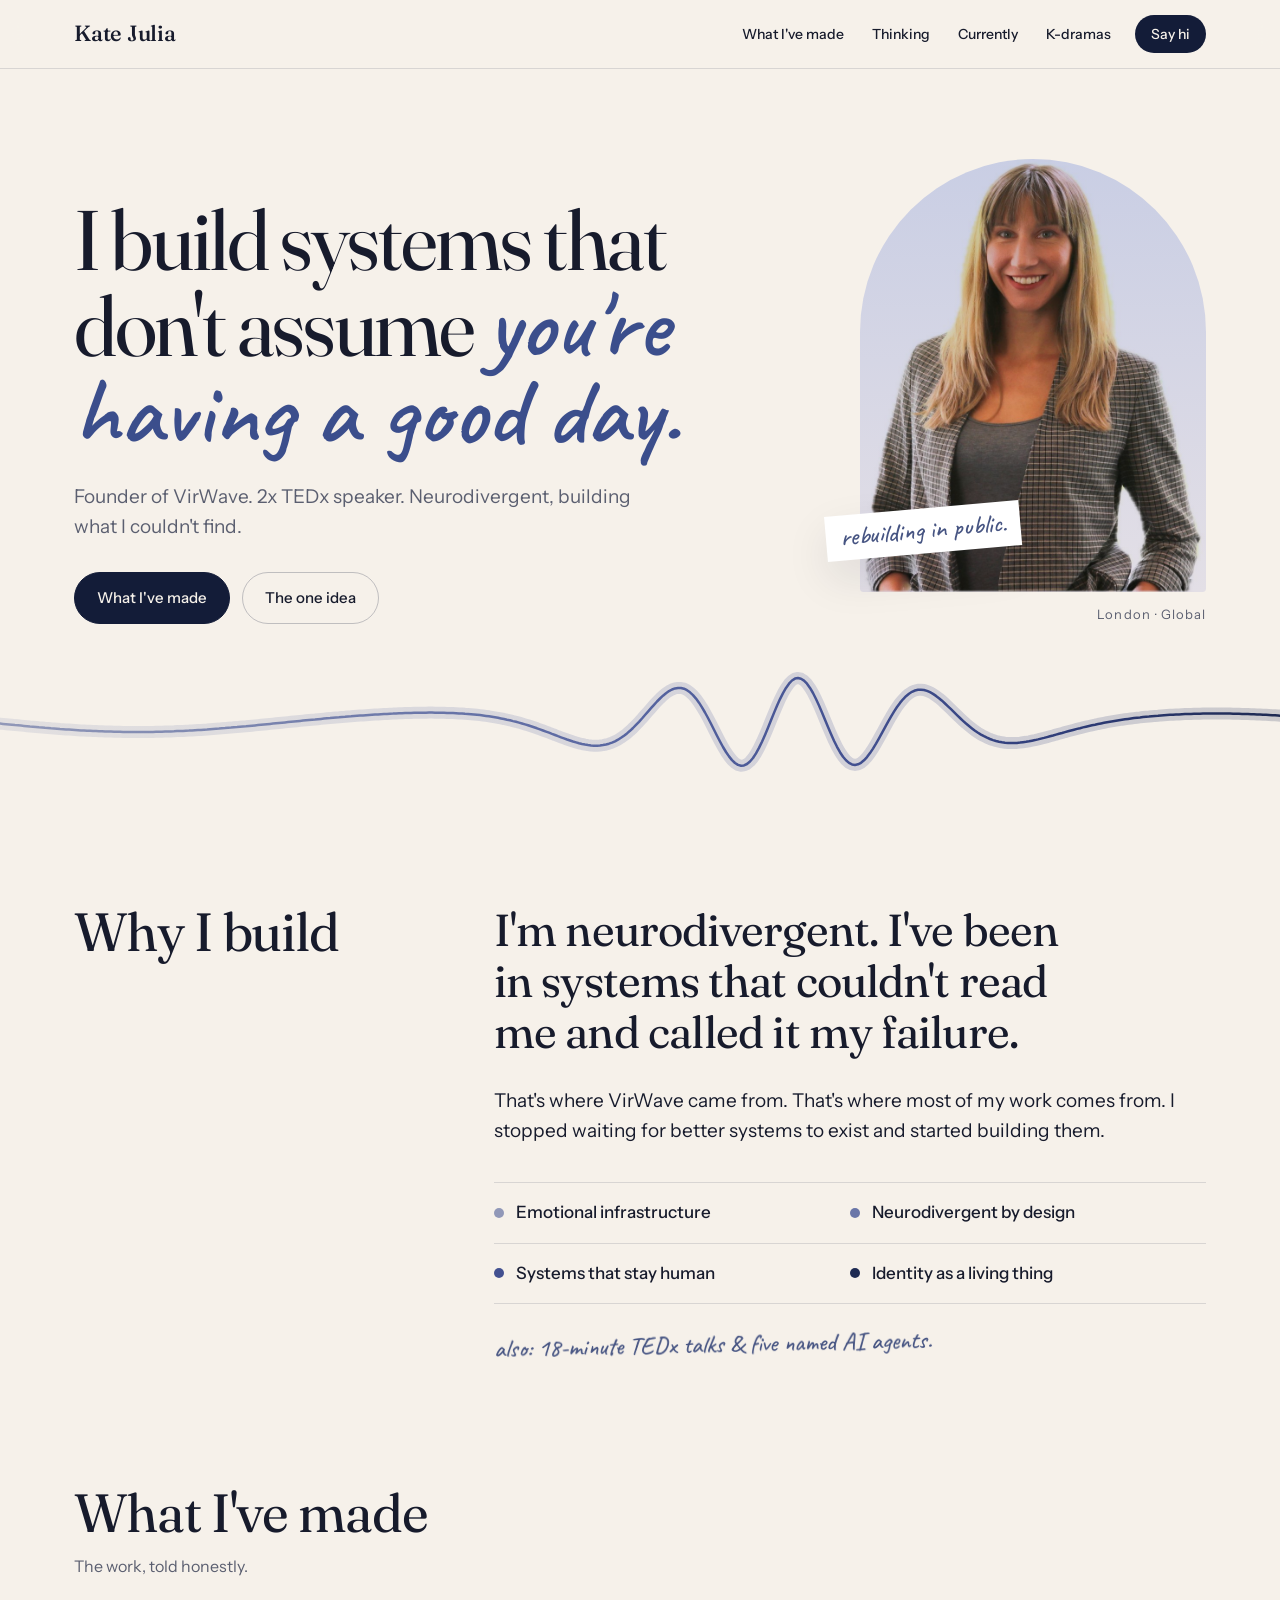
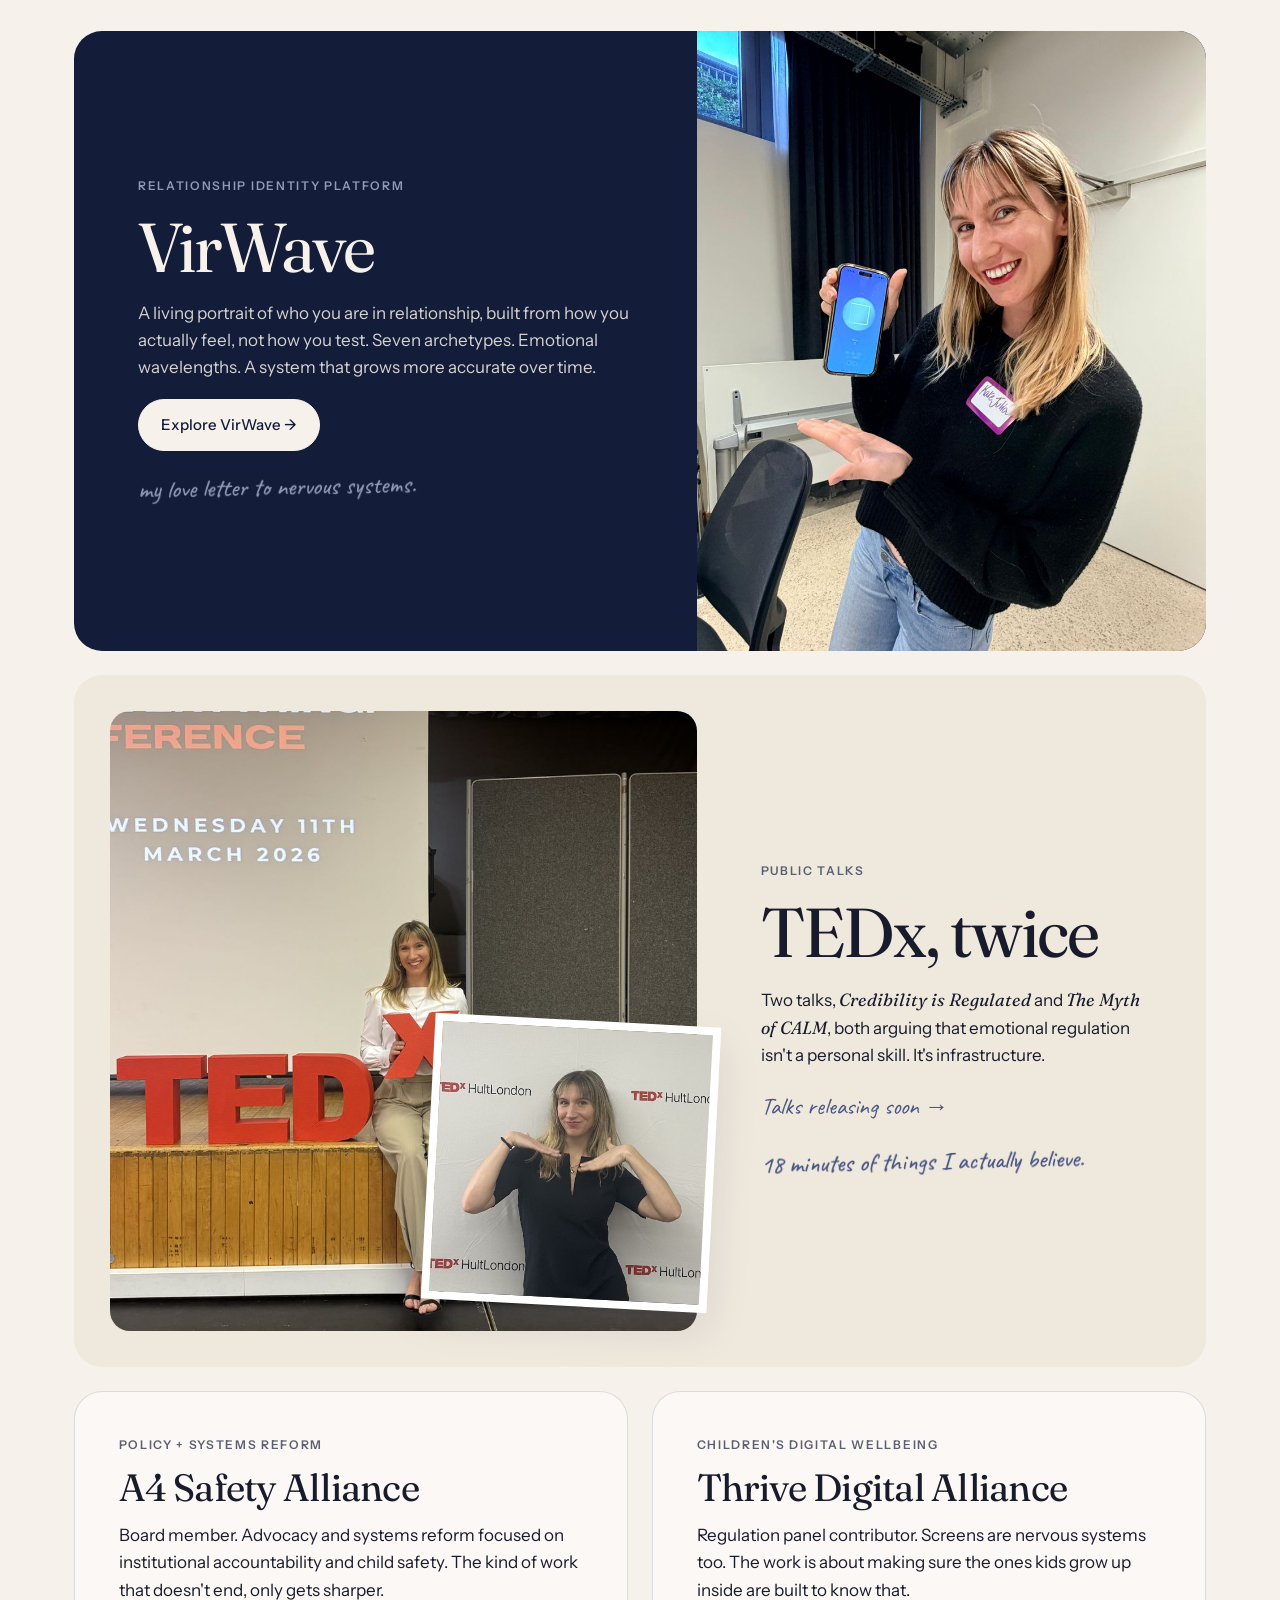
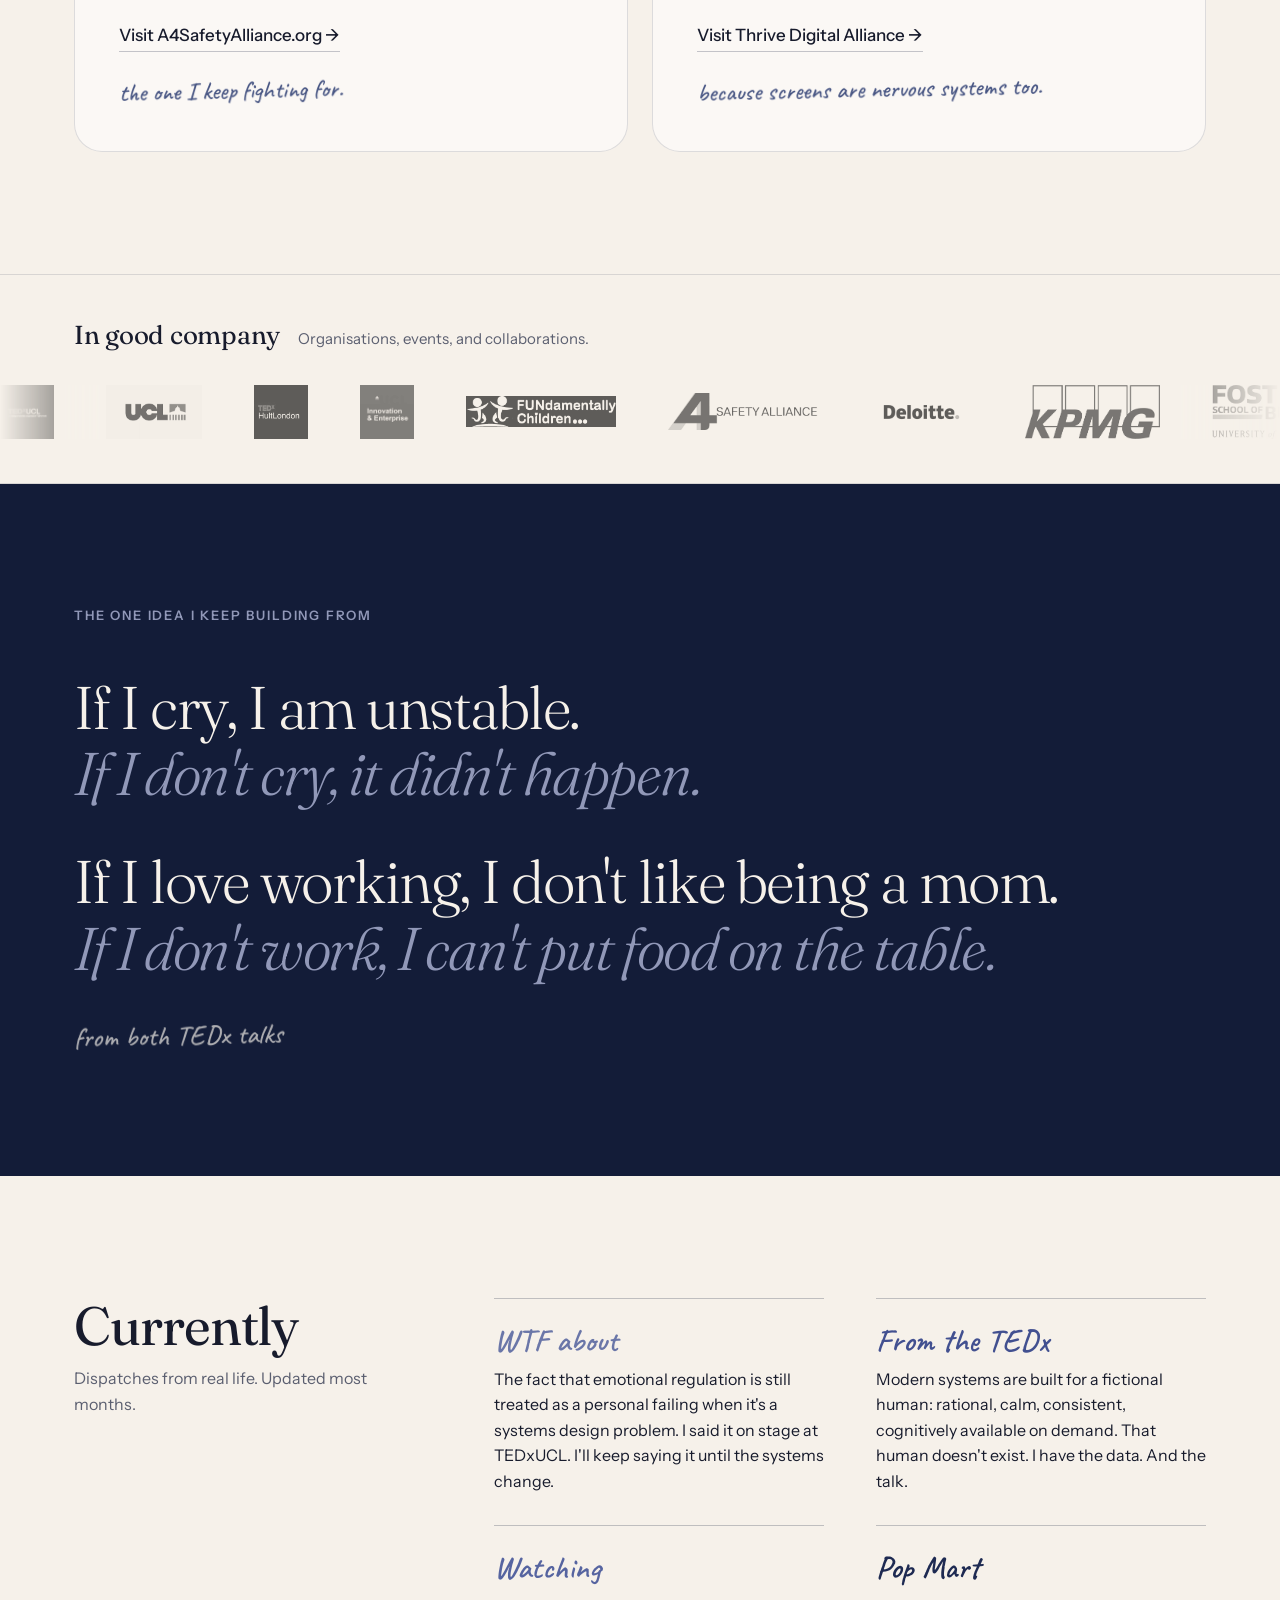
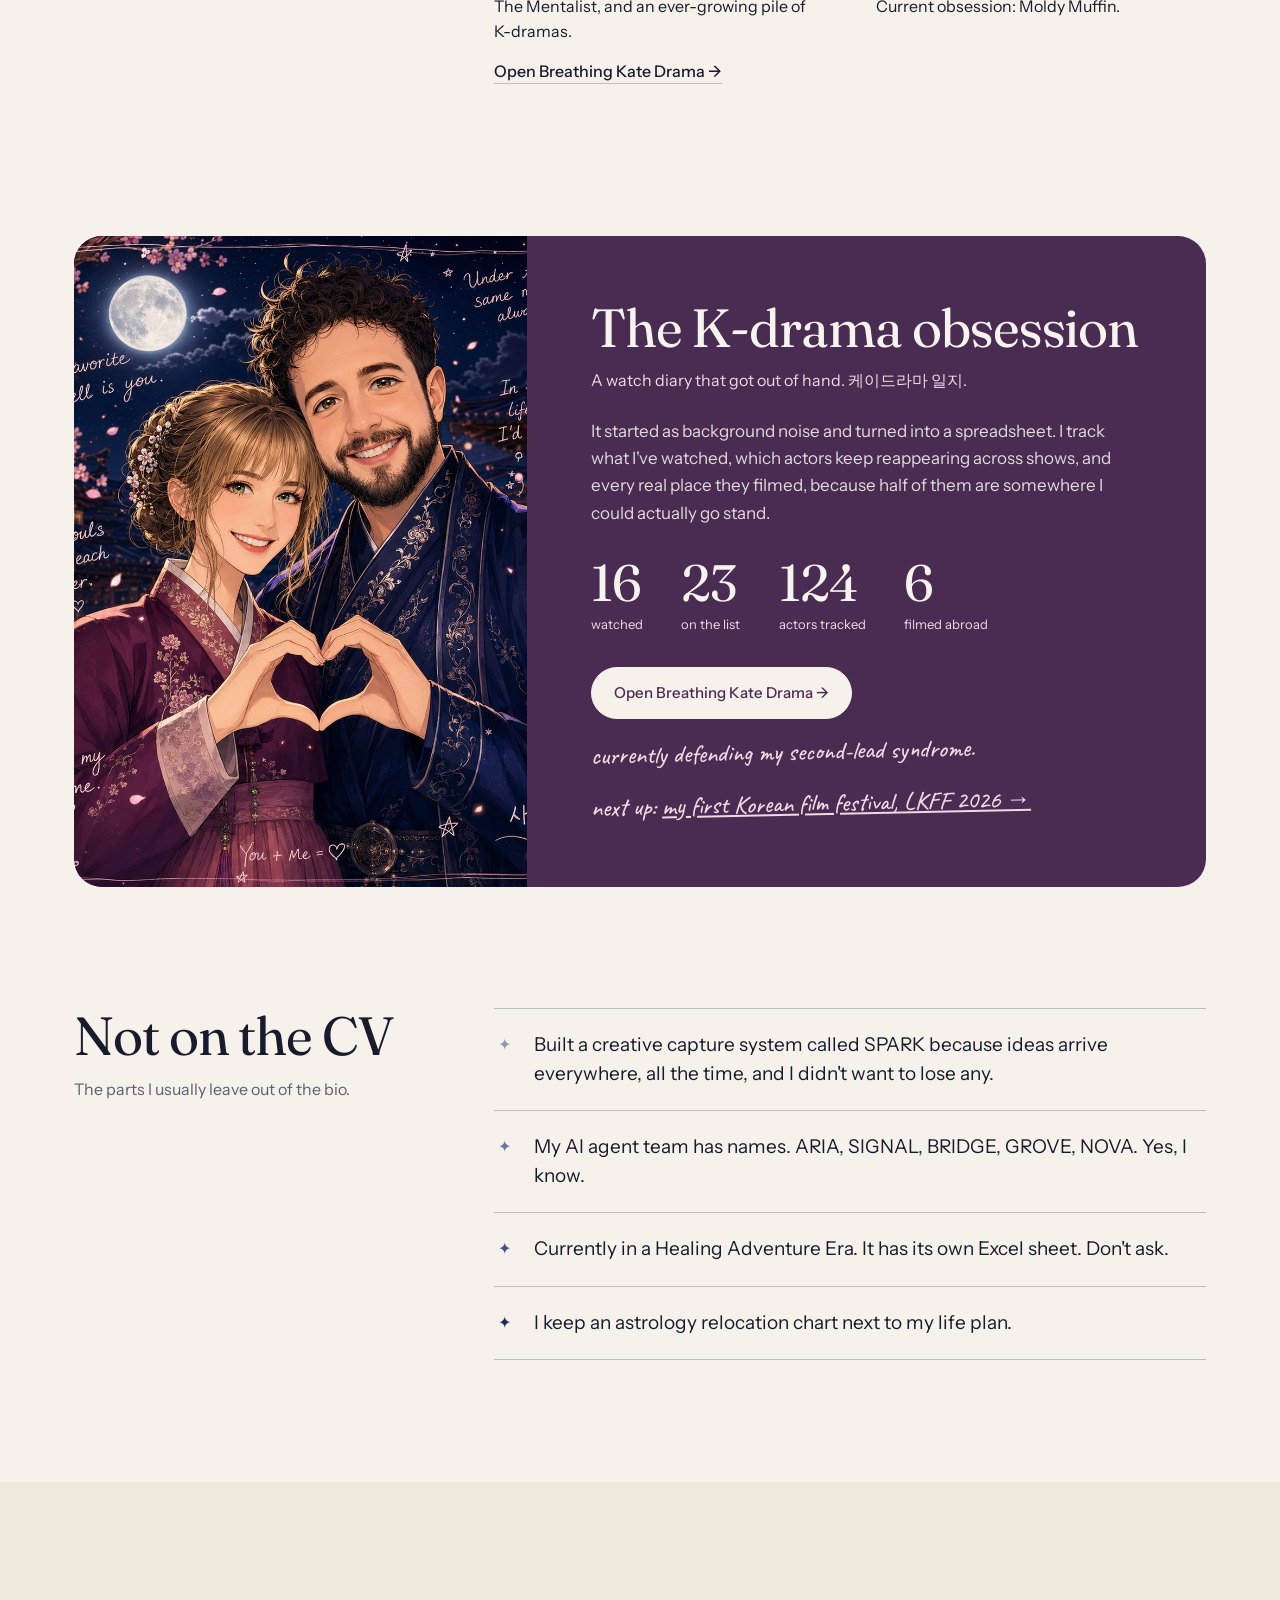
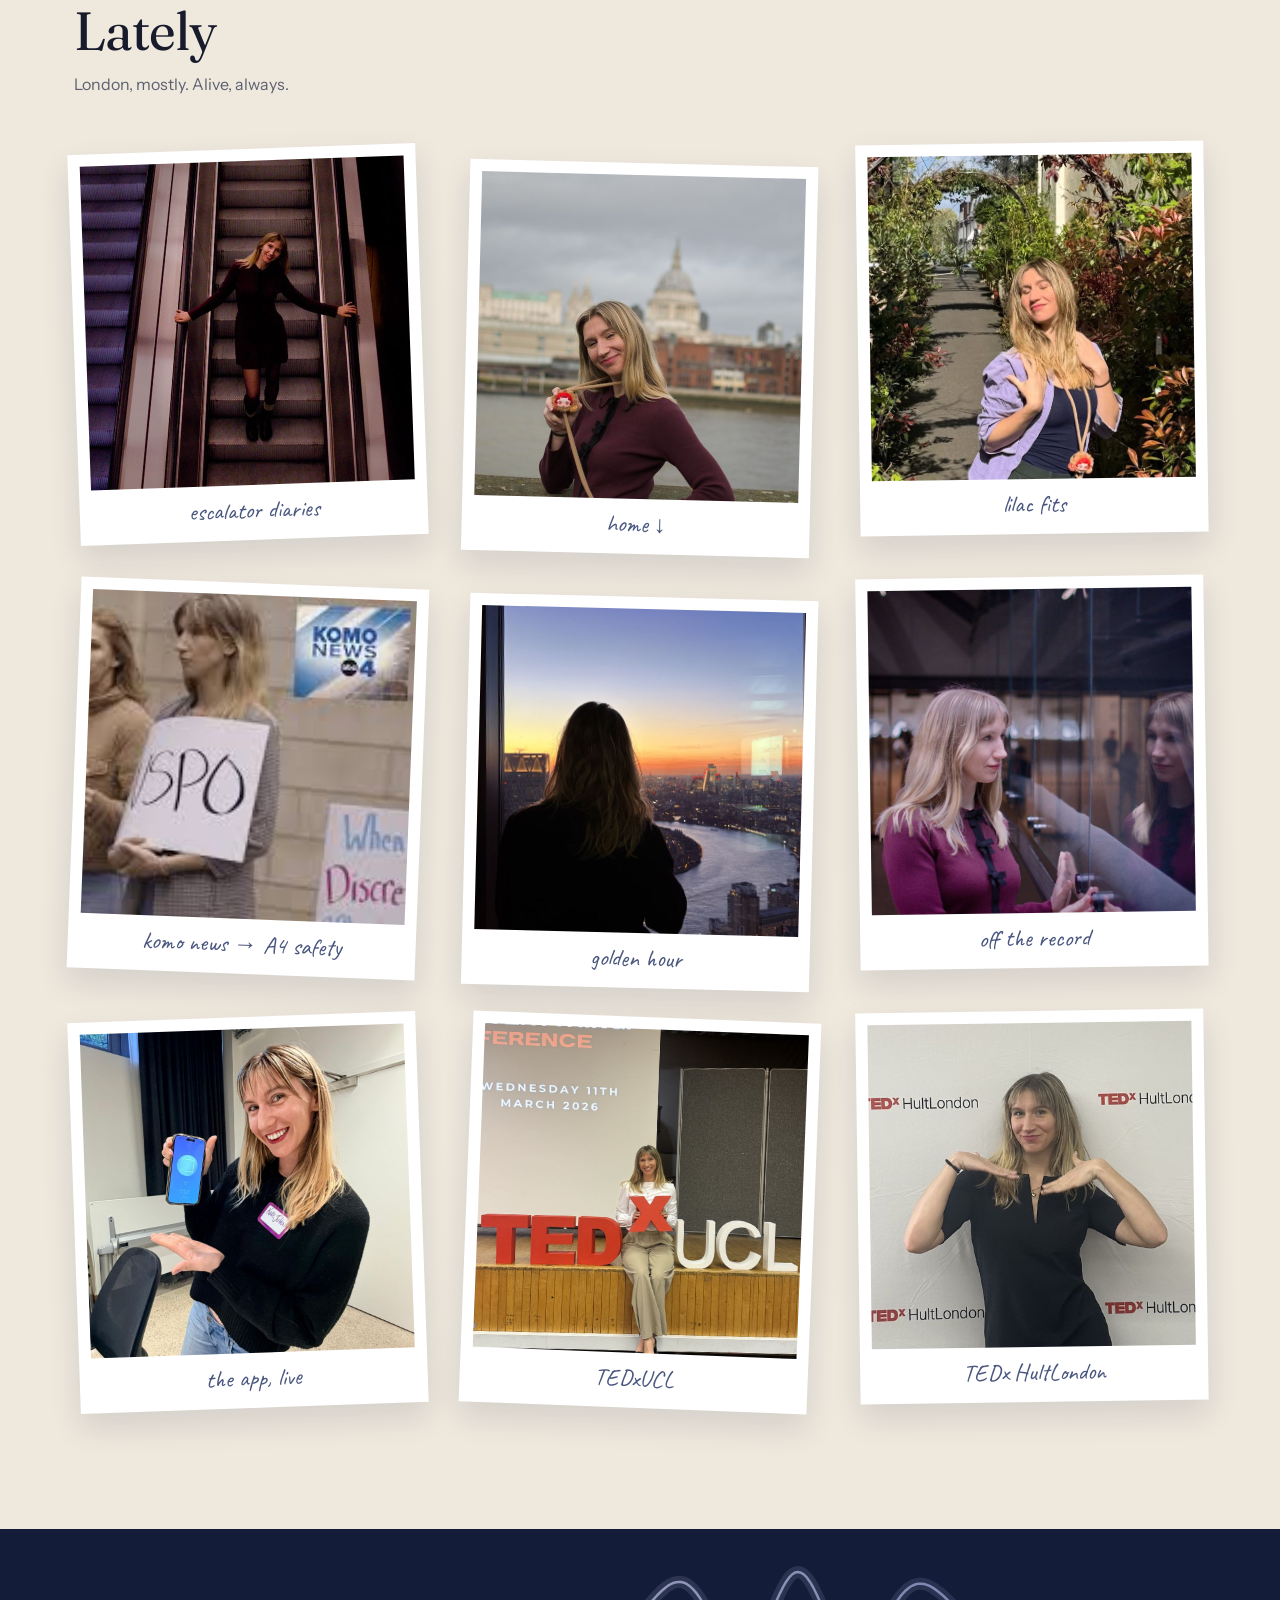
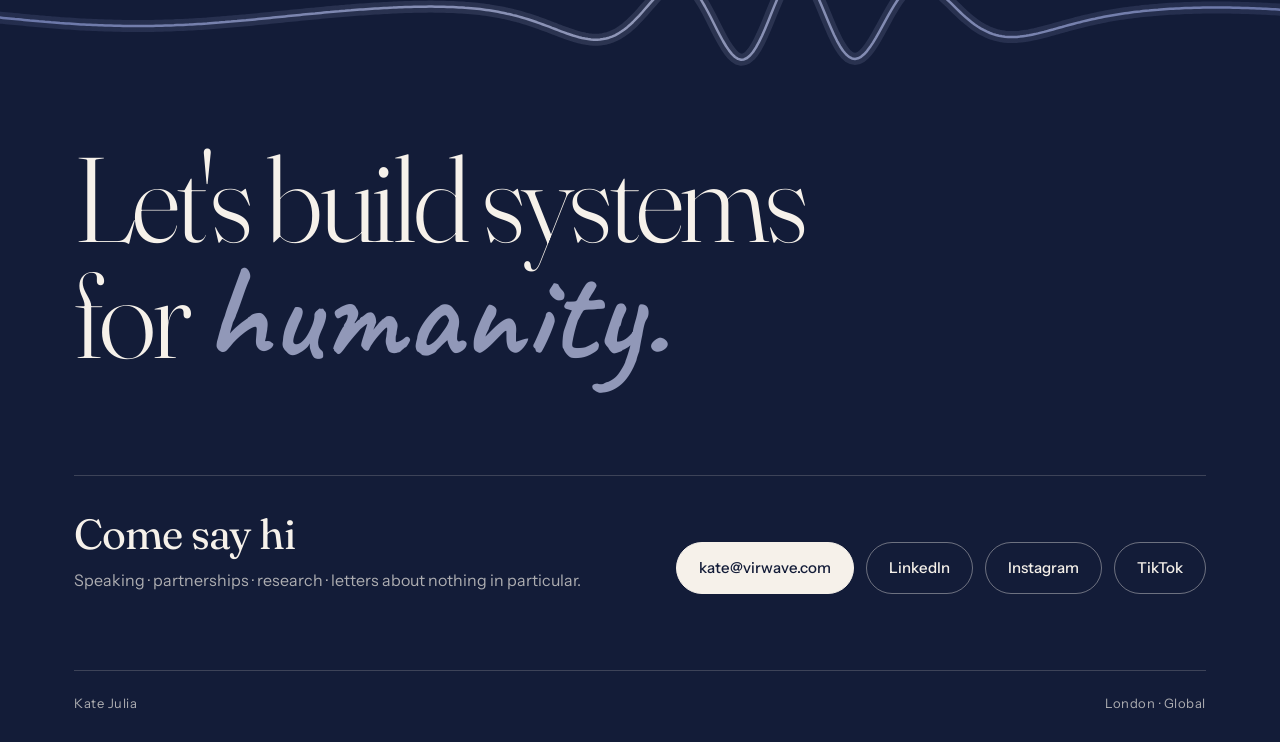
<file: index.html>
<!doctype html>
<html lang="en">
  <head>
    <meta charset="UTF-8" />
    <meta name="viewport" content="width=device-width, initial-scale=1" />
    <title>Kate Julia</title>
    <meta
      name="description"
      content="Founder of VirWave. 2x TEDx speaker. Neurodivergent. Building emotional infrastructure for systems that weren't designed for real humans."
    />

    <link rel="icon" href="./assets/favicon.svg" type="image/svg+xml" />
    <link rel="apple-touch-icon" href="./assets/kate_profile.png" />

    <!-- Social share -->
    <meta property="og:title" content="Kate Julia" />
    <meta
      property="og:description"
      content="I build systems that don't assume you're having a good day."
    />
    <meta property="og:type" content="website" />
    <meta property="og:url" content="https://katejulia.com" />
    <meta property="og:image" content="https://katejulia.com/assets/kate_profile.png" />
    <meta property="og:image:width" content="1200" />
    <meta property="og:image:height" content="1200" />
    <meta name="twitter:card" content="summary_large_image" />
    <meta name="twitter:image" content="https://katejulia.com/assets/kate_profile.png" />

    <!-- Scroll reveals only hide content when JS is running. -->
    <script>document.documentElement.classList.add("js");</script>

    <link rel="preconnect" href="https://fonts.googleapis.com" />
    <link rel="preconnect" href="https://fonts.gstatic.com" crossorigin />
    <link
      href="https://fonts.googleapis.com/css2?family=Fraunces:ital,opsz,wght@0,9..144,300..600;1,9..144,300..600&family=Instrument+Sans:wght@400;500;600&family=Caveat:wght@500;600;700&display=swap"
      rel="stylesheet"
    />

    <link rel="stylesheet" href="./styles.css" />
  </head>

  <body>
    <a class="skip-link" href="#main">Skip to content</a>

    <header class="site-header">
      <div class="container header-inner">
        <a href="#top" class="brand" aria-label="Kate Julia, back to top">Kate Julia</a>

        <nav class="nav" aria-label="Primary">
          <a href="#work">What I've made</a>
          <a href="#thinking" class="nav-opt">Thinking</a>
          <a href="#currently" class="nav-opt">Currently</a>
          <a href="#kdrama">K-dramas</a>
          <a href="#contact" class="nav-cta">Say hi</a>
        </nav>
      </div>
    </header>

    <main id="main">
      <!-- HERO -->
      <section id="top" class="hero">
        <div class="container hero-grid">
          <div class="hero-copy">
            <h1 class="hero-title">
              I build systems that don't assume
              <em>you're having a good day.</em>
            </h1>
            <p class="hero-subtitle">
              Founder of VirWave. 2x TEDx speaker. Neurodivergent,
              building what I couldn't find.
            </p>

            <div class="actions">
              <a class="btn" href="#work">What I've made</a>
              <a class="btn btn-ghost" href="#thinking">The one idea</a>
            </div>
          </div>

          <figure class="hero-portrait">
            <div class="arch">
              <img
                src="./assets/web/profile.jpg"
                alt="Portrait of Kate Julia"
                width="1000"
                height="1000"
              />
            </div>
            <p class="handnote hero-note">rebuilding in public.</p>
            <figcaption>London · Global</figcaption>
          </figure>
        </div>

        <!-- Wavelength line. Drawn by script.js to fit the viewport. -->
        <div class="wave" aria-hidden="true" data-wave></div>
      </section>

      <!-- WHY I BUILD -->
      <section class="section origin" aria-labelledby="origin-title">
        <div class="container split">
          <div class="split-head">
            <h2 id="origin-title" class="section-title">Why I build</h2>
          </div>

          <div class="split-body" data-reveal>
            <p class="statement">
              I'm neurodivergent. I've been in systems that couldn't read me
              and called it my failure.
            </p>
            <p class="lead">
              That's where VirWave came from. That's where most of my work
              comes from. I stopped waiting for better systems to exist
              and started building them.
            </p>

            <ul class="pillars" aria-label="Themes">
              <li>Emotional infrastructure</li>
              <li>Neurodivergent by design</li>
              <li>Systems that stay human</li>
              <li>Identity as a living thing</li>
            </ul>

            <p class="handnote origin-note">
              also: 18-minute TEDx talks &amp; five named AI agents.
            </p>
          </div>
        </div>
      </section>

      <!-- SELECTED WORK -->
      <section id="work" class="section work" aria-labelledby="work-title">
        <div class="container">
          <div class="section-head">
            <h2 id="work-title" class="section-title">What I've made</h2>
            <p class="section-sub">The work, told honestly.</p>
          </div>

          <article class="feature feature-dark" data-reveal>
            <div class="feature-copy">
              <div class="eyebrow">Relationship Identity Platform</div>
              <h3 class="feature-title">VirWave</h3>
              <p>
                A living portrait of who you are in relationship, built
                from how you actually feel, not how you test. Seven
                archetypes. Emotional wavelengths. A system that grows
                more accurate over time.
              </p>
              <a class="btn btn-light" href="https://virwave.com" target="_blank" rel="noopener noreferrer">Explore VirWave →</a>
              <p class="handnote">my love letter to nervous systems.</p>
            </div>
            <div class="feature-media">
              <img
                src="./assets/web/kate_virwave.jpg"
                alt="Kate demonstrating the VirWave app"
                width="900"
                height="1200"
                loading="lazy"
              />
            </div>
          </article>

          <article class="feature feature-flip" data-reveal>
            <div class="feature-copy">
              <div class="eyebrow">Public Talks</div>
              <h3 class="feature-title">TEDx, twice</h3>
              <p>
                Two talks, <em>Credibility is Regulated</em> and
                <em>The Myth of CALM</em>, both arguing that emotional
                regulation isn't a personal skill. It's infrastructure.
              </p>
              <span class="pending" aria-disabled="true">Talks releasing soon →</span>
              <p class="handnote">18 minutes of things I actually believe.</p>
            </div>
            <div class="feature-media feature-collage">
              <img
                class="collage-main"
                src="./assets/web/kate_tedx_ucl.jpg"
                alt="Kate on stage at TEDxUCL"
                width="900"
                height="1200"
                loading="lazy"
              />
              <img
                class="collage-inset"
                src="./assets/web/kate_tedx_hult.jpg"
                alt="Kate at TEDx HultLondon"
                width="1100"
                height="984"
                loading="lazy"
              />
            </div>
          </article>

          <div class="card-pair">
            <article class="card" data-reveal>
              <div class="eyebrow">Policy + Systems Reform</div>
              <h3 class="card-title">A4 Safety Alliance</h3>
              <p>
                Board member. Advocacy and systems reform focused on
                institutional accountability and child safety. The kind
                of work that doesn't end, only gets sharper.
              </p>
              <a class="link" href="https://a4safetyalliance.org" target="_blank" rel="noopener noreferrer">
                Visit A4SafetyAlliance.org →
              </a>
              <p class="handnote">the one I keep fighting for.</p>
            </article>

            <article class="card" data-reveal>
              <div class="eyebrow">Children's Digital Wellbeing</div>
              <h3 class="card-title">Thrive Digital Alliance</h3>
              <p>
                Regulation panel contributor. Screens are nervous systems
                too. The work is about making sure the ones kids grow up
                inside are built to know that.
              </p>
              <a class="link" href="https://sites.google.com/fundamentallychildren.com/thrivedigitalalliance/" target="_blank" rel="noopener noreferrer">
                Visit Thrive Digital Alliance →
              </a>
              <p class="handnote">because screens are nervous systems too.</p>
            </article>
          </div>
        </div>
      </section>

      <!-- LOGOS / AFFILIATIONS -->
      <section class="logos" aria-labelledby="logos-title">
        <div class="container logos-head">
          <h2 id="logos-title" class="logos-title">In good company</h2>
          <p class="section-sub">Organisations, events, and collaborations.</p>
        </div>
        <div class="logos-viewport" data-marquee>
          <div class="logos-set">
            <img src="./assets/logos/ucltedx.png" alt="UCL TEDx" loading="lazy" />
            <img src="./assets/logos/ucl.png" alt="UCL" loading="lazy" />
            <img src="./assets/logos/download.jpeg" alt="TEDx HultLondon" loading="lazy" />
            <img src="./assets/logos/hatchery.png" alt="UCL Hatchery" loading="lazy" />
            <img src="./assets/logos/fundamentally.png" alt="Fundamentally Children" loading="lazy" />
            <img src="./assets/logos/a4.png" alt="A4 Safety Alliance" loading="lazy" />
            <img src="./assets/logos/deloitte.png" alt="Deloitte" loading="lazy" />
            <img src="./assets/logos/kpmg.png" alt="KPMG" loading="lazy" />
            <img src="./assets/logos/foster.png" alt="Foster School of Business" loading="lazy" />
            <img src="./assets/logos/wayne.png" alt="Wayne State University" loading="lazy" />
            <img src="./assets/logos/claude.png" alt="Claude" loading="lazy" />
            <img src="./assets/logos/yogatt.jpeg" alt="Yoga Alliance" loading="lazy" />
            <img src="./assets/logos/kididing.jpeg" alt="Kidding Around Yoga" loading="lazy" />
            <img src="./assets/logos/foundingucl.jpeg" alt="Founding Her, UCL" loading="lazy" />
            <img src="./assets/logos/tina.jpeg" alt="UCL Founder Under Pressure" loading="lazy" />
          </div>
        </div>
      </section>

      <!-- THE THINKING -->
      <section id="thinking" class="section thinking" aria-labelledby="thinking-title">
        <div class="container">
          <h2 id="thinking-title" class="thinking-title">The one idea I keep building from</h2>

          <blockquote class="pull-quote" data-reveal>
            <p>
              <span>If I cry, I am unstable.</span>
              <span>If I don't cry, it didn't happen.</span>
            </p>
            <p>
              <span>If I love working, I don't like being a mom.</span>
              <span>If I don't work, I can't put food on the table.</span>
            </p>
            <footer class="handnote pull-attrib">from both TEDx talks</footer>
          </blockquote>
        </div>
      </section>

      <!-- CURRENTLY -->
      <section id="currently" class="section currently" aria-labelledby="currently-title">
        <div class="container split">
          <div class="split-head">
            <h2 id="currently-title" class="section-title">Currently</h2>
            <p class="section-sub">Dispatches from real life. Updated most months.</p>
          </div>

          <div class="split-body currently-grid">
            <div class="currently-item" data-reveal>
              <div class="currently-label">WTF about</div>
              <p>The fact that emotional regulation is still treated as a personal failing when it's a systems design problem. I said it on stage at TEDxUCL. I'll keep saying it until the systems change.</p>
            </div>
            <div class="currently-item" data-reveal>
              <div class="currently-label">From the TEDx</div>
              <p>Modern systems are built for a fictional human: rational, calm, consistent, cognitively available on demand. That human doesn't exist. I have the data. And the talk.</p>
            </div>
            <div class="currently-item" data-reveal>
              <div class="currently-label">Watching</div>
              <p>The Mentalist, and an ever-growing pile of K-dramas.</p>
              <p><a class="link" href="./kdrama.html">Open Breathing Kate Drama →</a></p>
            </div>
            <div class="currently-item" data-reveal>
              <div class="currently-label">Pop Mart</div>
              <p>Current obsession: Moldy Muffin.</p>
            </div>
          </div>
        </div>
      </section>

      <!-- K-DRAMAS -->
      <section id="kdrama" class="section kdrama" aria-labelledby="kdrama-title">
        <div class="container">
          <div class="kdrama-card" data-reveal>
            <a class="kdrama-art" href="./kdrama.html" tabindex="-1" aria-hidden="true">
              <img
                src="./assets/kdrama-hero.jpg"
                alt=""
                width="1200"
                height="1200"
                loading="lazy"
              />
            </a>

            <div class="kdrama-copy">
              <h2 id="kdrama-title" class="section-title">The K-drama obsession</h2>
              <p class="section-sub">A watch diary that got out of hand. <span lang="ko">케이드라마 일지.</span></p>

              <p class="lead">
                It started as background noise and turned into a spreadsheet.
                I track what I've watched, which actors keep reappearing across
                shows, and every real place they filmed, because half of them
                are somewhere I could actually go stand.
              </p>

              <dl class="stats" aria-label="What's in the log">
                <div><dt>watched</dt><dd>16</dd></div>
                <div><dt>on the list</dt><dd>13</dd></div>
                <div><dt>actors tracked</dt><dd>90</dd></div>
                <div><dt>filmed abroad</dt><dd>6</dd></div>
              </dl>

              <div class="actions">
                <a class="btn btn-light" href="./kdrama.html">Open Breathing Kate Drama →</a>
              </div>

              <p class="handnote">
                currently defending my second-lead syndrome.
              </p>
              <p class="handnote">
                next up: <a href="./kdrama.html#films" style="color:inherit">my first Korean film festival, LKFF 2026 →</a>
              </p>
            </div>
          </div>
        </div>
      </section>

      <!-- NOT ON THE CV -->
      <section class="section ncv" aria-labelledby="ncv-title">
        <div class="container split">
          <div class="split-head">
            <h2 id="ncv-title" class="section-title">Not on the CV</h2>
            <p class="section-sub">The parts I usually leave out of the bio.</p>
          </div>

          <ul class="split-body ncv-list" data-reveal>
            <li>Built a creative capture system called SPARK because ideas arrive everywhere, all the time, and I didn't want to lose any.</li>
            <li>My AI agent team has names. ARIA, SIGNAL, BRIDGE, GROVE, NOVA. Yes, I know.</li>
            <li>Currently in a Healing Adventure Era. It has its own Excel sheet. Don't ask.</li>
            <li>I keep an astrology relocation chart next to my life plan.</li>
          </ul>
        </div>
      </section>

      <!-- LATELY — polaroid wall.
           Each polaroid removes itself if its image file is missing.
           The whole section hides via CSS (:has) when none remain. -->
      <section class="section lately" aria-labelledby="lately-title">
        <div class="container">
          <div class="section-head">
            <h2 id="lately-title" class="section-title">Lately</h2>
            <p class="section-sub">London, mostly. Alive, always.</p>
          </div>

          <div class="lately-grid">
            <figure class="polaroid">
              <img
                src="./assets/web/kate_lately_1.jpg"
                alt="On an escalator, mid-step, grinning"
                loading="lazy"
                onerror="this.closest('.polaroid').remove();"
              />
              <figcaption>escalator diaries</figcaption>
            </figure>

            <figure class="polaroid">
              <img
                src="./assets/web/kate_lately_2.jpg"
                alt="On the Millennium Bridge with St Paul's behind"
                loading="lazy"
                onerror="this.closest('.polaroid').remove();"
              />
              <figcaption>home ↓</figcaption>
            </figure>

            <figure class="polaroid">
              <img
                src="./assets/web/kate_lately_3.jpg"
                alt="Under a flowering archway, arms up"
                loading="lazy"
                onerror="this.closest('.polaroid').remove();"
              />
              <figcaption>lilac fits</figcaption>
            </figure>

            <figure class="polaroid polaroid-komo">
              <img
                src="./assets/logos/a4safety.jpeg"
                alt="KOMO News coverage of A4 Safety Alliance"
                loading="lazy"
                onerror="this.closest('.polaroid').remove();"
              />
              <figcaption>komo news → A4 safety</figcaption>
            </figure>

            <figure class="polaroid">
              <img
                src="./assets/web/kate_lately_4.jpg"
                alt="Silhouette against a city skyline at golden hour"
                loading="lazy"
                onerror="this.closest('.polaroid').remove();"
              />
              <figcaption>golden hour</figcaption>
            </figure>

            <figure class="polaroid">
              <img
                src="./assets/web/kate_candid.jpg"
                alt="Candid portrait of Kate Julia at a gallery"
                loading="lazy"
                onerror="this.closest('.polaroid').remove();"
              />
              <figcaption>off the record</figcaption>
            </figure>

            <figure class="polaroid">
              <img
                src="./assets/web/kate_virwave.jpg"
                alt="Kate demonstrating the VirWave app"
                loading="lazy"
                onerror="this.closest('.polaroid').remove();"
              />
              <figcaption>the app, live</figcaption>
            </figure>

            <figure class="polaroid">
              <img
                src="./assets/web/kate_tedx_ucl.jpg"
                alt="Kate on stage at TEDxUCL"
                loading="lazy"
                onerror="this.closest('.polaroid').remove();"
              />
              <figcaption>TEDxUCL</figcaption>
            </figure>

            <figure class="polaroid">
              <img
                src="./assets/web/kate_tedx_hult.jpg"
                alt="Kate at TEDx HultLondon"
                loading="lazy"
                onerror="this.closest('.polaroid').remove();"
              />
              <figcaption>TEDx HultLondon</figcaption>
            </figure>
          </div>
        </div>
      </section>

      <!-- CLOSING STATEMENT + CONTACT -->
      <section id="contact" class="closing" aria-labelledby="contact-title">
        <div class="wave wave-light" aria-hidden="true" data-wave></div>

        <div class="container">
          <p class="closing-statement" data-reveal>
            Let's build systems for <em>humanity.</em>
          </p>

          <div class="contact">
            <div>
              <h2 id="contact-title" class="contact-title">Come say hi</h2>
              <p class="section-sub">Speaking · partnerships · research · letters about nothing in particular.</p>
            </div>

            <div class="actions">
              <a class="btn btn-light" href="mailto:kate@virwave.com">kate@virwave.com</a>
              <a class="btn btn-ghost-light" href="https://www.linkedin.com/in/kate-julia/" target="_blank" rel="noopener noreferrer">LinkedIn</a>
              <a class="btn btn-ghost-light" href="https://www.instagram.com/breathingkate_drama/" target="_blank" rel="noopener noreferrer">Instagram</a>
              <a class="btn btn-ghost-light" href="https://www.tiktok.com/@breathingkate_drama" target="_blank" rel="noopener noreferrer">TikTok</a>
            </div>
          </div>

          <footer class="site-footer">
            <span>Kate Julia</span>
            <span>London · Global</span>
          </footer>
        </div>
      </section>
    </main>

    <script src="./script.js"></script>
  </body>
</html>
</file>
<file: styles.css>
:root{
  --bg: #f6f1ea;            /* cream paper */
  --bg-deep: #efe8dd;       /* a shade down, for panels */
  --text: #171b2c;          /* ink, pulled toward the banner navy */
  --muted: #5b5f70;

  /* Dark canvas for the VirWave feature, Thinking, and closing sections */
  --ink: #131C38;
  --ink-soft: #1E2A52;
  --on-ink: #f6f1ea;
  --on-ink-muted: rgba(246,241,234,.68);

  --line: rgba(19,28,56,.13);
  --line-strong: rgba(19,28,56,.24);
  --shadow: 0 18px 44px rgba(19,28,56,.10);

  --accent: #3B4E8C;        /* banner slate blue */
  --focus: color-mix(in srgb, var(--accent) 60%, transparent);

  /* K-drama corner borrows the log page's own palette */
  --plum: #4a2b52;
  --rose: #f2d9e2;

  --serif: "Fraunces", "Iowan Old Style", Georgia, serif;
  --sans: "Instrument Sans", system-ui, -apple-system, Segoe UI, Roboto, Arial, sans-serif;
  --hand: "Caveat", cursive;

  --radius: 20px;
  --gutter: 24px;
  --section-pad: clamp(72px, 9.5vw, 132px);

  /* ------------------------------------------------------------ */
  /* Seven emotional wavelengths — pulled directly from Kate's    */
  /* LinkedIn banner gradient. Periwinkle slate → midnight navy.  */
  /* ------------------------------------------------------------ */
  --wave-1: #9198B8;
  --wave-2: #7E88B0;
  --wave-3: #6A76A8;
  --wave-4: #5664A0;
  --wave-5: #425090;
  --wave-6: #2E3C78;
  --wave-7: #1E2A52;
}

*{ box-sizing: border-box; }
html{ scroll-behavior: smooth; scroll-padding-top: 84px; }

body{
  margin: 0;
  overflow-x: hidden;
  background: var(--bg);
  color: var(--text);
  font-family: var(--sans);
  font-size: 17px;
  line-height: 1.6;
  -webkit-font-smoothing: antialiased;
  text-rendering: optimizeLegibility;
}

img{ max-width: 100%; display: block; }
h1, h2, h3, p, ul, dl, dd, figure, blockquote{ margin: 0; }
a{ color: inherit; -webkit-tap-highlight-color: transparent; }
:focus-visible{ outline: 2px solid var(--focus); outline-offset: 3px; border-radius: 4px; }

.skip-link{
  position: absolute;
  left: -9999px;
  top: 10px;
  padding: 10px 14px;
  background: #fff;
  border: 1px solid var(--line-strong);
  border-radius: 10px;
}
.skip-link:focus{ left: 10px; z-index: 999; }

.container{
  max-width: 1180px;
  margin: 0 auto;
  padding: 0 var(--gutter);
}

/* ---------------------------------------------------------------- */
/* Header                                                            */
/* ---------------------------------------------------------------- */
.site-header{
  position: sticky;
  top: 0;
  z-index: 50;
  background: color-mix(in srgb, var(--bg) 86%, transparent);
  -webkit-backdrop-filter: blur(14px);
  backdrop-filter: blur(14px);
  border-bottom: 1px solid var(--line);
}
.header-inner{
  display: flex;
  align-items: center;
  justify-content: space-between;
  gap: 16px;
  height: 68px;
}
.brand{
  font-family: var(--serif);
  font-size: 22px;
  font-weight: 500;
  letter-spacing: -0.01em;
  text-decoration: none;
  white-space: nowrap;
}
.nav{
  display: flex;
  align-items: center;
  gap: 4px;
}
.nav a{
  font-size: 14px;
  font-weight: 500;
  text-decoration: none;
  padding: 8px 12px;
  border-radius: 999px;
  white-space: nowrap;
  transition: background .18s ease, color .18s ease;
}
.nav a:hover{ background: rgba(19,28,56,.07); }
.nav .nav-cta{
  margin-left: 8px;
  padding: 8px 16px;
  background: var(--ink);
  color: var(--on-ink);
}
.nav .nav-cta:hover{ background: var(--accent); }

/* ---------------------------------------------------------------- */
/* Shared type + pieces                                              */
/* ---------------------------------------------------------------- */
.section{ padding: var(--section-pad) 0; }

.section-title{
  font-family: var(--serif);
  font-weight: 400;
  font-size: clamp(34px, 4.2vw, 54px);
  line-height: 1.05;
  letter-spacing: -0.02em;
  text-wrap: balance;
}
.section-sub{
  margin-top: 12px;
  color: var(--muted);
  font-size: 16px;
  max-width: 44ch;
}
.section-head{ margin-bottom: clamp(32px, 4vw, 52px); }

.lead{
  font-size: 19px;
  line-height: 1.6;
  max-width: 62ch;
}

.eyebrow{
  font-size: 12px;
  font-weight: 600;
  letter-spacing: .14em;
  text-transform: uppercase;
  color: var(--muted);
}

/* Handwritten notes: Kate's asides, always slightly off-axis. */
.handnote{
  font-family: var(--hand);
  font-weight: 500;
  font-size: 25px;
  line-height: 1.2;
  color: color-mix(in srgb, var(--muted) 35%, var(--accent));
  transform: rotate(-1.2deg);
  transform-origin: left center;
}

/* Two-column sections: title holds on the left, content runs on the right. */
.split{
  display: grid;
  grid-template-columns: minmax(0, 4fr) minmax(0, 8fr);
  gap: clamp(28px, 5vw, 72px);
  align-items: start;
}
.split-head{ position: sticky; top: 104px; }

.actions{
  display: flex;
  flex-wrap: wrap;
  gap: 12px;
}

.btn{
  display: inline-flex;
  align-items: center;
  justify-content: center;
  padding: 13px 22px;
  border-radius: 999px;
  border: 1px solid var(--ink);
  background: var(--ink);
  color: var(--on-ink);
  font-size: 15px;
  font-weight: 500;
  text-decoration: none;
  transition:
    transform .22s cubic-bezier(.34,1.4,.35,1),
    background .18s ease,
    border-color .18s ease,
    color .18s ease;
}
.btn:hover{
  transform: translateY(-2px);
  background: var(--accent);
  border-color: var(--accent);
}
.btn:active{ transform: translateY(0); }
.btn-ghost{
  background: transparent;
  color: var(--text);
  border-color: var(--line-strong);
}
.btn-ghost:hover{
  background: rgba(19,28,56,.06);
  border-color: var(--ink);
}
.btn-light{
  background: var(--on-ink);
  border-color: var(--on-ink);
  color: var(--ink);
}
.btn-light:hover{
  background: #fff;
  border-color: #fff;
}
.btn-ghost-light{
  background: transparent;
  border-color: rgba(246,241,234,.4);
  color: var(--on-ink);
}
.btn-ghost-light:hover{
  background: rgba(246,241,234,.1);
  border-color: var(--on-ink);
}

.link{
  font-weight: 500;
  text-decoration: none;
  padding-bottom: 3px;
  background-image:
    linear-gradient(var(--accent), var(--accent)),
    linear-gradient(var(--line-strong), var(--line-strong));
  background-size: 0% 1.5px, 100% 1px;
  background-repeat: no-repeat;
  background-position: left 100%;
  transition: background-size .45s cubic-bezier(.22,.1,.25,1), color .2s ease;
}
.link:hover{
  color: var(--accent);
  background-size: 100% 1.5px, 100% 1px;
}

/* Scroll reveals. Only armed when script.js is running (html.js). */
.js [data-reveal]{
  opacity: 0;
  transform: translateY(18px);
  transition: opacity .7s ease, transform .7s cubic-bezier(.22,.1,.25,1);
}
.js [data-reveal].in{
  opacity: 1;
  transform: none;
}

/* ---------------------------------------------------------------- */
/* Hero                                                              */
/* ---------------------------------------------------------------- */
.hero{
  padding: clamp(44px, 7vw, 92px) 0 0;
  overflow: hidden;
}
.hero-grid{
  display: grid;
  grid-template-columns: minmax(0, 1.5fr) minmax(0, .72fr);
  gap: clamp(32px, 5vw, 72px);
  align-items: end;
}
.hero-title{
  font-family: var(--serif);
  font-weight: 400;
  font-size: clamp(44px, 6.6vw, 92px);
  line-height: 1;
  letter-spacing: -0.028em;
  text-wrap: balance;
}
.hero-title em{
  font-family: var(--hand);
  font-style: normal;
  font-weight: 600;
  letter-spacing: 0;
  /* handwriting reads visually smaller, so bump it */
  font-size: 1.14em;
  line-height: .9;
  color: var(--accent);
}
.hero-subtitle{
  margin-top: 26px;
  font-size: 19px;
  color: var(--muted);
  max-width: 46ch;
}
.hero .actions{ margin-top: 30px; }

.hero-portrait{ position: relative; }
.arch{
  aspect-ratio: 4 / 5;
  border-radius: 999px 999px var(--radius) var(--radius);
  overflow: hidden;
  background: linear-gradient(180deg, #c9cee4 0%, #e3dfe6 100%);
}
.arch img{
  width: 100%;
  height: 100%;
  object-fit: cover;
  object-position: center bottom;
  /* the studio white drops out into the arch colour */
  mix-blend-mode: multiply;
}
.hero-note{
  position: absolute;
  left: -34px;
  bottom: 62px;
  padding: 6px 14px 8px;
  background: #fff;
  box-shadow: var(--shadow);
  transform: rotate(-5deg);
  font-size: 26px;
}
.hero-portrait figcaption{
  margin-top: 12px;
  font-size: 13px;
  letter-spacing: .08em;
  color: var(--muted);
  text-align: right;
}

/* ---------- Wavelength line (built by script.js) ---------- */
.wave{
  height: 120px;
  margin-top: clamp(20px, 3vw, 44px);
}
.wave svg{
  display: block;
  animation: wave-draw 2.6s cubic-bezier(.45,0,.2,1) .25s both;
}
.wave path{
  fill: none;
  stroke-linecap: round;
  stroke-linejoin: round;
}
.wave-under{ stroke-width: 12; opacity: .2; }
.wave-line{ stroke-width: 2.5; }
@keyframes wave-draw{
  from{ clip-path: inset(0 100% 0 0); }
  to{ clip-path: inset(0 0 0 0); }
}

/* ---------------------------------------------------------------- */
/* Why I build                                                       */
/* ---------------------------------------------------------------- */
.statement{
  font-family: var(--serif);
  font-weight: 400;
  font-size: clamp(28px, 3.5vw, 46px);
  line-height: 1.14;
  letter-spacing: -0.02em;
  text-wrap: balance;
  margin-bottom: 28px;
}
.pillars{
  list-style: none;
  padding: 0;
  margin-top: 36px;
  display: grid;
  grid-template-columns: repeat(2, minmax(0, 1fr));
  border-top: 1px solid var(--line);
}
.pillars li{
  display: flex;
  align-items: center;
  gap: 12px;
  padding: 16px 0;
  border-bottom: 1px solid var(--line);
  font-weight: 500;
}
.pillars li::before{
  content: "";
  flex: none;
  width: 10px;
  height: 10px;
  border-radius: 50%;
  background: var(--wave-1);
}
.pillars li:nth-child(2)::before{ background: var(--wave-3); }
.pillars li:nth-child(3)::before{ background: var(--wave-5); }
.pillars li:nth-child(4)::before{ background: var(--wave-7); }
.origin-note{ margin-top: 30px; }

/* ---------------------------------------------------------------- */
/* What I've made                                                    */
/* ---------------------------------------------------------------- */
.work{ padding-top: 0; }

.feature{
  display: grid;
  grid-template-columns: minmax(0, 1.1fr) minmax(0, .9fr);
  border-radius: calc(var(--radius) + 8px);
  overflow: hidden;
  background: var(--bg-deep);
}
.feature + .feature,
.card-pair{ margin-top: 24px; }

.feature-copy{
  display: flex;
  flex-direction: column;
  align-items: flex-start;
  justify-content: center;
  gap: 18px;
  padding: clamp(28px, 5vw, 68px);
}
.feature-title{
  font-family: var(--serif);
  font-weight: 400;
  font-size: clamp(40px, 5.4vw, 76px);
  line-height: 1;
  letter-spacing: -0.03em;
}
.feature-copy p{ max-width: 48ch; }
.feature-copy em{ font-family: var(--serif); font-size: 1.04em; }
.feature-copy .handnote{ margin-top: 6px; }
.feature-media img{
  width: 100%;
  height: 100%;
  min-height: 420px;
  max-height: 620px;
  object-fit: cover;
  object-position: center 22%;
}

.feature-dark{
  background: var(--ink);
  color: var(--on-ink);
}
.feature-dark .eyebrow{ color: var(--wave-1); }
.feature-dark p{ color: rgba(246,241,234,.86); }
.feature-dark .handnote{ color: var(--wave-1); }

/* TEDx: photos on the left, a small second print tucked over the corner */
.feature-flip .feature-copy{ order: 2; }
.feature-collage{
  position: relative;
  padding: clamp(20px, 3vw, 36px);
  padding-right: 0;
}
.feature-collage .collage-main{
  border-radius: var(--radius);
  object-position: center 60%;
}
.feature-collage .collage-inset{
  position: absolute;
  right: -18px;
  bottom: clamp(36px, 5vw, 60px);
  width: 46%;
  height: auto;
  min-height: 0;
  aspect-ratio: 1;
  border: 8px solid #fff;
  box-shadow: var(--shadow);
  transform: rotate(3deg);
  object-position: center 20%;
}
.pending{
  font-family: var(--hand);
  font-size: 24px;
  color: color-mix(in srgb, var(--muted) 40%, var(--accent));
  cursor: default;
}

.card-pair{
  display: grid;
  grid-template-columns: repeat(2, minmax(0, 1fr));
  gap: 24px;
}
.card{
  display: flex;
  flex-direction: column;
  align-items: flex-start;
  gap: 14px;
  padding: clamp(26px, 3.4vw, 44px);
  border: 1px solid var(--line);
  border-radius: calc(var(--radius) + 8px);
  background: rgba(255,255,255,.5);
  transition: border-color .2s ease, box-shadow .25s ease, transform .25s cubic-bezier(.22,.1,.25,1);
}
.card:hover{
  transform: translateY(-3px);
  border-color: var(--line-strong);
  box-shadow: var(--shadow);
}
.card-title{
  font-family: var(--serif);
  font-weight: 400;
  font-size: clamp(28px, 3vw, 38px);
  line-height: 1.05;
  letter-spacing: -0.02em;
}
.card .link{ margin-top: 4px; }
.card .handnote{ margin-top: auto; padding-top: 12px; }

/* ---------------------------------------------------------------- */
/* In good company                                                   */
/* ---------------------------------------------------------------- */
.logos{
  padding: 40px 0 44px;
  border-top: 1px solid var(--line);
  border-bottom: 1px solid var(--line);
}
.logos-head{
  display: flex;
  align-items: baseline;
  flex-wrap: wrap;
  gap: 6px 18px;
  margin-bottom: 28px;
}
.logos-title{
  font-family: var(--serif);
  font-weight: 400;
  font-size: 26px;
  letter-spacing: -0.01em;
}
.logos-head .section-sub{ margin-top: 0; font-size: 15px; }

.logos-set{
  display: flex;
  flex-wrap: wrap;
  align-items: center;
  justify-content: center;
  gap: 28px 52px;
  padding: 0 var(--gutter);
}
.logos-set img{
  height: 54px;
  width: auto;
  max-width: 150px;
  object-fit: contain;
  /* multiply drops the white boxes behind the jpeg logos */
  mix-blend-mode: multiply;
  filter: grayscale(1);
  opacity: .62;
  transition: filter .25s ease, opacity .25s ease;
}
.logos-set img:hover{ filter: grayscale(0); opacity: 1; }

/* Marquee mode (script.js adds .is-marquee and a cloned set) */
.is-marquee{
  overflow: hidden;
  -webkit-mask-image: linear-gradient(90deg, transparent, #000 8%, #000 92%, transparent);
  mask-image: linear-gradient(90deg, transparent, #000 8%, #000 92%, transparent);
}
.is-marquee .logos-track{
  display: flex;
  width: max-content;
  /* the track is its own stacking context, so it needs the paper behind it for multiply */
  background: var(--bg);
  animation: marquee 70s linear infinite;
}
.is-marquee:hover .logos-track{ animation-play-state: paused; }
.is-marquee .logos-set{
  flex-wrap: nowrap;
  padding: 0 52px 0 0;
}
@keyframes marquee{ to{ transform: translateX(-50%); } }

/* ---------------------------------------------------------------- */
/* The Thinking — the philosophical heart. Goes dark on purpose.     */
/* ---------------------------------------------------------------- */
.thinking{
  background: var(--ink);
  color: var(--on-ink);
}
.thinking-title{
  font-family: var(--sans);
  font-size: 13px;
  font-weight: 600;
  letter-spacing: .14em;
  text-transform: uppercase;
  color: var(--wave-1);
  margin-bottom: clamp(28px, 4vw, 48px);
}
.pull-quote{
  font-family: var(--serif);
  font-weight: 300;
  font-size: clamp(30px, 4.7vw, 66px);
  line-height: 1.1;
  letter-spacing: -0.025em;
}
.pull-quote p + p{ margin-top: .7em; }
.pull-quote span{ display: block; }
/* the second half of each bind answers in a quieter colour */
.pull-quote span + span{
  color: var(--wave-1);
  font-style: italic;
}
.pull-attrib{
  margin-top: 40px;
  font-size: 28px;
  letter-spacing: 0;
  color: var(--on-ink-muted);
}

/* ---------------------------------------------------------------- */
/* Currently                                                         */
/* ---------------------------------------------------------------- */
.currently-grid{
  display: grid;
  grid-template-columns: repeat(2, minmax(0, 1fr));
  gap: 0 clamp(28px, 4vw, 56px);
}
.currently-item{
  padding: 26px 0 30px;
  border-top: 1px solid var(--line-strong);
}
.currently-label{
  font-family: var(--hand);
  font-weight: 600;
  font-size: 32px;
  line-height: 1;
  margin-bottom: 10px;
  color: var(--wave-3);
}
.currently-item:nth-child(2) .currently-label{ color: var(--wave-5); }
.currently-item:nth-child(3) .currently-label{ color: var(--wave-4); }
.currently-item:nth-child(4) .currently-label{ color: var(--wave-7); }
.currently-item p{ font-size: 16px; }
.currently-item p + p{ margin-top: 14px; }

/* ---------------------------------------------------------------- */
/* K-dramas                                                          */
/* ---------------------------------------------------------------- */
.kdrama{ padding-top: 0; }
.kdrama-card{
  display: grid;
  grid-template-columns: minmax(0, .8fr) minmax(0, 1.2fr);
  border-radius: calc(var(--radius) + 8px);
  overflow: hidden;
  background: var(--plum);
  color: #f7f3ee;
}
.kdrama-art img{
  width: 100%;
  height: 100%;
  object-fit: cover;
}
.kdrama-copy{
  display: flex;
  flex-direction: column;
  align-items: flex-start;
  justify-content: center;
  padding: clamp(28px, 5vw, 64px);
}
.kdrama-copy .section-sub{ color: var(--rose); }
.kdrama-copy .lead{
  margin-top: 24px;
  font-size: 17px;
  color: rgba(247,243,238,.88);
}
.stats{
  display: grid;
  grid-template-columns: repeat(4, auto);
  gap: 8px clamp(20px, 3vw, 40px);
  margin: 30px 0 32px;
}
.stats div{ display: flex; flex-direction: column-reverse; }
.stats dd{
  font-family: var(--serif);
  font-size: clamp(36px, 4vw, 52px);
  line-height: 1;
  letter-spacing: -0.02em;
}
.stats dt{
  margin-top: 6px;
  font-size: 13px;
  color: var(--rose);
}
.kdrama-copy .btn-light{ color: var(--plum); }
.kdrama-copy .handnote{
  margin-top: 22px;
  color: var(--rose);
}

/* ---------------------------------------------------------------- */
/* Not on the CV                                                     */
/* ---------------------------------------------------------------- */
.ncv{ padding-top: 0; }
.ncv-list{
  list-style: none;
  padding: 0;
}
.ncv-list li{
  position: relative;
  padding: 22px 0 22px 40px;
  border-top: 1px solid var(--line-strong);
  font-size: 19px;
  line-height: 1.5;
}
.ncv-list li:last-child{ border-bottom: 1px solid var(--line-strong); }
.ncv-list li::before{
  content: "✦";
  position: absolute;
  left: 4px;
  top: 23px;
  font-size: 16px;
  color: var(--wave-1);
}
.ncv-list li:nth-child(2)::before{ color: var(--wave-3); }
.ncv-list li:nth-child(3)::before{ color: var(--wave-5); }
.ncv-list li:nth-child(4)::before{ color: var(--wave-7); }

/* ---------------------------------------------------------------- */
/* Lately (polaroid wall)                                            */
/* ---------------------------------------------------------------- */
.lately{
  background: var(--bg-deep);
}
.lately-grid{
  display: grid;
  grid-template-columns: repeat(3, minmax(0, 1fr));
  gap: clamp(20px, 3.4vw, 44px);
}
.polaroid{
  background: #fff;
  padding: 12px 12px 16px;
  box-shadow: 0 14px 32px rgba(19,28,56,.12);
  transition:
    transform .3s cubic-bezier(.22,.1,.25,1),
    box-shadow .3s ease;
}
.polaroid img{
  width: 100%;
  aspect-ratio: 1;
  object-fit: cover;
}
.polaroid figcaption{
  font-family: var(--hand);
  font-size: 24px;
  line-height: 1.1;
  color: color-mix(in srgb, var(--muted) 45%, var(--accent));
  margin-top: 12px;
  text-align: center;
}
.polaroid:nth-child(3n+1){ transform: rotate(-2deg); }
.polaroid:nth-child(3n+2){ transform: rotate(1.4deg) translateY(14px); }
.polaroid:nth-child(3n){ transform: rotate(-.8deg) translateY(-6px); }
.polaroid:nth-child(4n){ transform: rotate(2.2deg); }
.polaroid-komo img{ object-position: right top; }
.polaroid:hover{
  transform: rotate(0) translateY(-4px) scale(1.02);
  box-shadow: 0 24px 48px rgba(19,28,56,.2);
}

/* If every polaroid fails to load, hide the whole section. */
.lately:not(:has(.polaroid)){ display: none; }

/* ---------------------------------------------------------------- */
/* Closing statement + contact + footer                              */
/* ---------------------------------------------------------------- */
.closing{
  background: var(--ink);
  color: var(--on-ink);
  overflow: hidden;
}
.closing .wave{ margin-top: 0; padding-top: 28px; height: 148px; }
.closing-statement{
  padding: clamp(28px, 5vw, 64px) 0 clamp(56px, 8vw, 104px);
  font-family: var(--serif);
  font-weight: 300;
  font-size: clamp(48px, 9.4vw, 136px);
  line-height: .96;
  letter-spacing: -0.035em;
  text-wrap: balance;
}
.closing-statement em{
  font-family: var(--hand);
  font-style: normal;
  font-weight: 600;
  letter-spacing: 0;
  font-size: 1.14em;
  line-height: .8;
  color: var(--wave-1);
}
.contact{
  display: flex;
  align-items: flex-end;
  justify-content: space-between;
  flex-wrap: wrap;
  gap: 24px;
  padding: 36px 0 clamp(48px, 6vw, 80px);
  border-top: 1px solid rgba(246,241,234,.18);
}
.contact-title{
  font-family: var(--serif);
  font-weight: 400;
  font-size: clamp(30px, 3.4vw, 42px);
  line-height: 1.05;
  letter-spacing: -0.02em;
}
.closing .section-sub{ color: var(--on-ink-muted); max-width: none; }
.site-footer{
  display: flex;
  justify-content: space-between;
  gap: 12px;
  padding: 22px 0 28px;
  border-top: 1px solid rgba(246,241,234,.18);
  font-size: 13px;
  letter-spacing: .04em;
  color: var(--on-ink-muted);
}

/* ---------------------------------------------------------------- */
/* Smaller screens                                                   */
/* ---------------------------------------------------------------- */
@media (max-width: 900px){
  .split{ grid-template-columns: 1fr; }
  .split-head{ position: static; }

  .hero-grid{ grid-template-columns: 1fr; }
  .hero-portrait{ max-width: 320px; }
  .hero-note{ left: auto; right: -10px; }
  .hero-portrait figcaption{ text-align: left; }

  .feature{ grid-template-columns: 1fr; }
  .feature-media img{ min-height: 0; max-height: none; aspect-ratio: 4 / 3; }
  .feature-flip .feature-copy{ order: 0; }
  .feature-collage{ padding: var(--gutter); padding-top: 0; }
  .feature-collage .collage-inset{ right: 8px; width: 40%; }

  .kdrama-card{ grid-template-columns: 1fr; }
  .kdrama-art img{ aspect-ratio: 4 / 3; object-position: center 30%; }
}

@media (max-width: 680px){
  :root{ --gutter: 20px; }
  body{ font-size: 16px; }

  .nav-opt{ display: none; }
  .nav a{ padding: 8px 9px; }
  .nav .nav-cta{ margin-left: 4px; padding: 8px 14px; }
  .brand{ font-size: 20px; }

  .hero-subtitle, .lead, .ncv-list li{ font-size: 17px; }
  .pillars{ grid-template-columns: 1fr; }
  .card-pair{ grid-template-columns: 1fr; }
  .currently-grid{ grid-template-columns: 1fr; }
  .stats{ grid-template-columns: repeat(2, auto); justify-content: start; gap: 20px 40px; }

  .lately-grid{ grid-template-columns: repeat(2, minmax(0, 1fr)); gap: 18px; }
  .polaroid{ padding: 8px 8px 10px; }
  .polaroid figcaption{ font-size: 19px; margin-top: 8px; }
  .polaroid:nth-child(n){ transform: rotate(-1.2deg); }
  .polaroid:nth-child(2n){ transform: rotate(1.2deg) translateY(8px); }
  /* nine prints in two columns: let the last one sit centred */
  .polaroid:last-child:nth-child(odd){ grid-column: 1 / -1; width: 50%; justify-self: center; }

  .contact{ align-items: flex-start; flex-direction: column; }
}

@media (max-width: 380px){
  .nav a:not(.nav-cta):first-child{ display: none; }
}

@media (prefers-reduced-motion: reduce){
  html{ scroll-behavior: auto; }
  .wave svg{ animation: none; }
  .btn, .card, .polaroid{ transition: none; }
}
</file>
